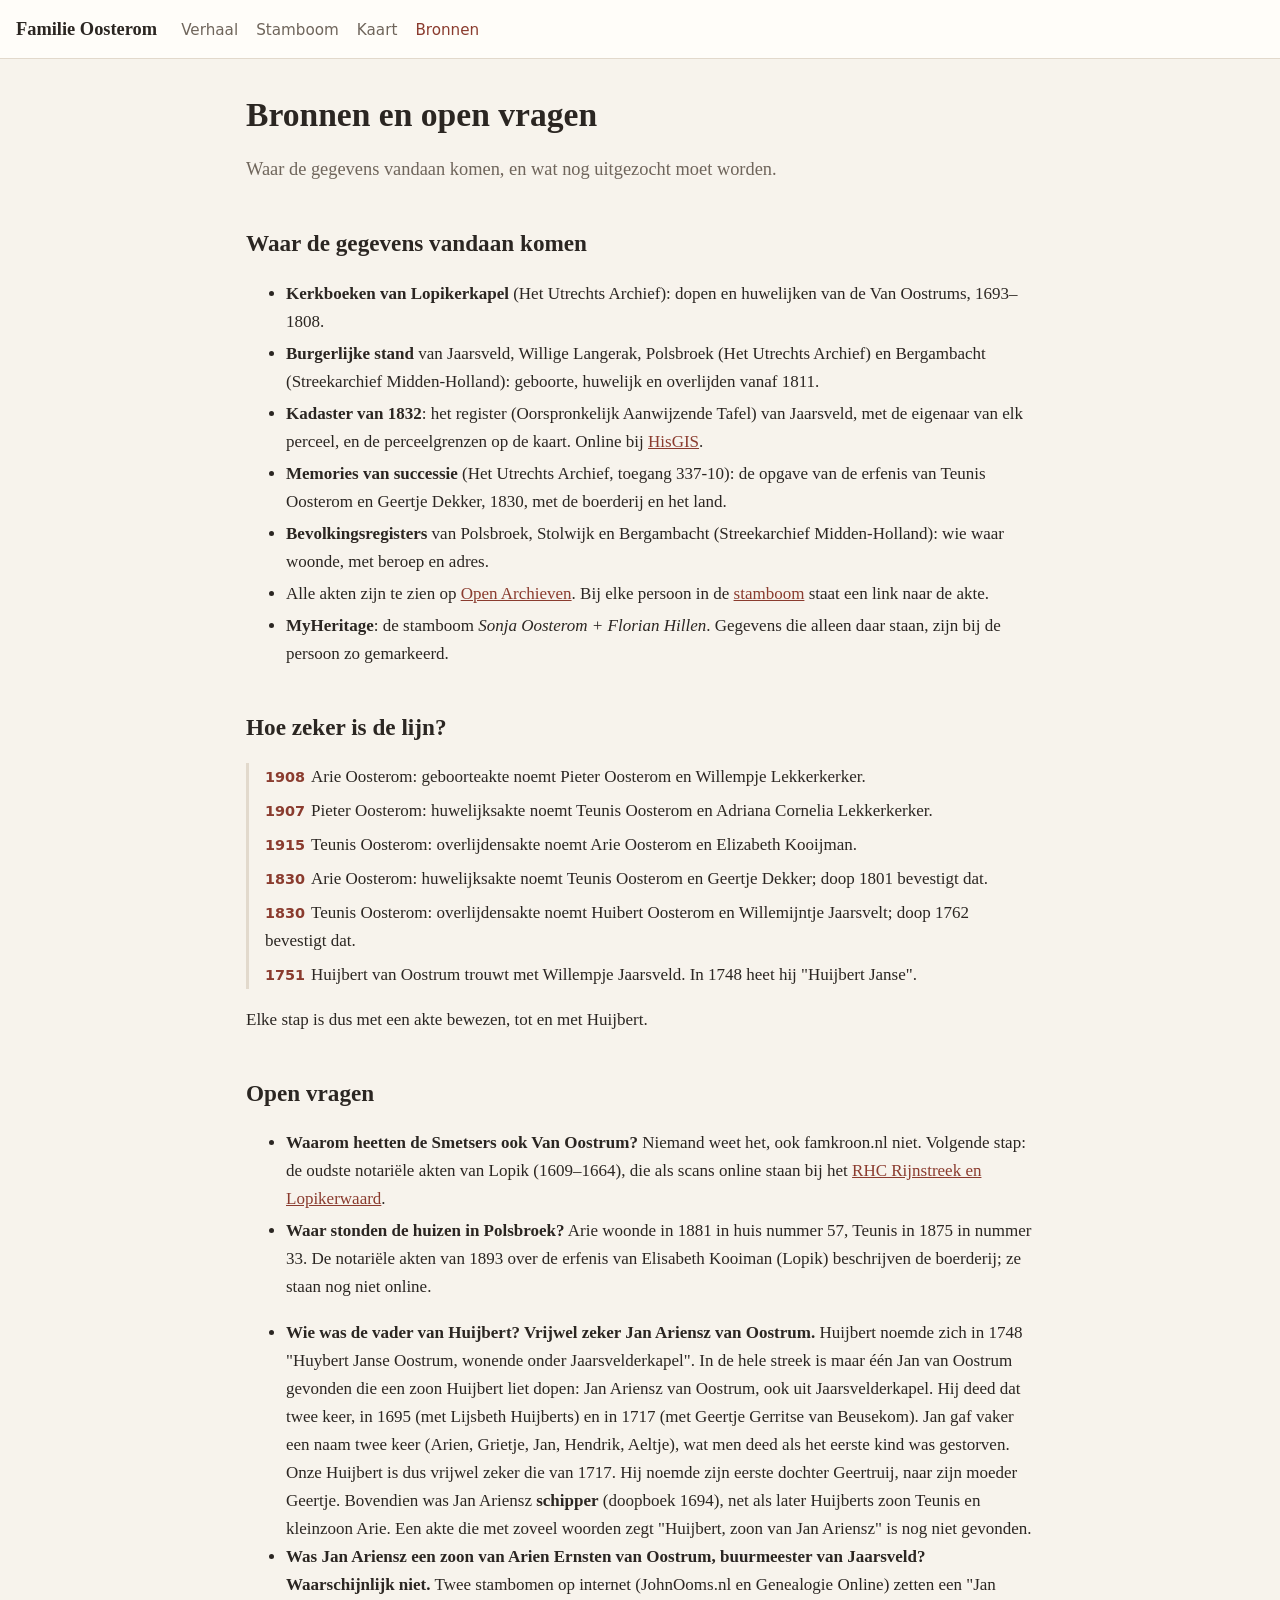
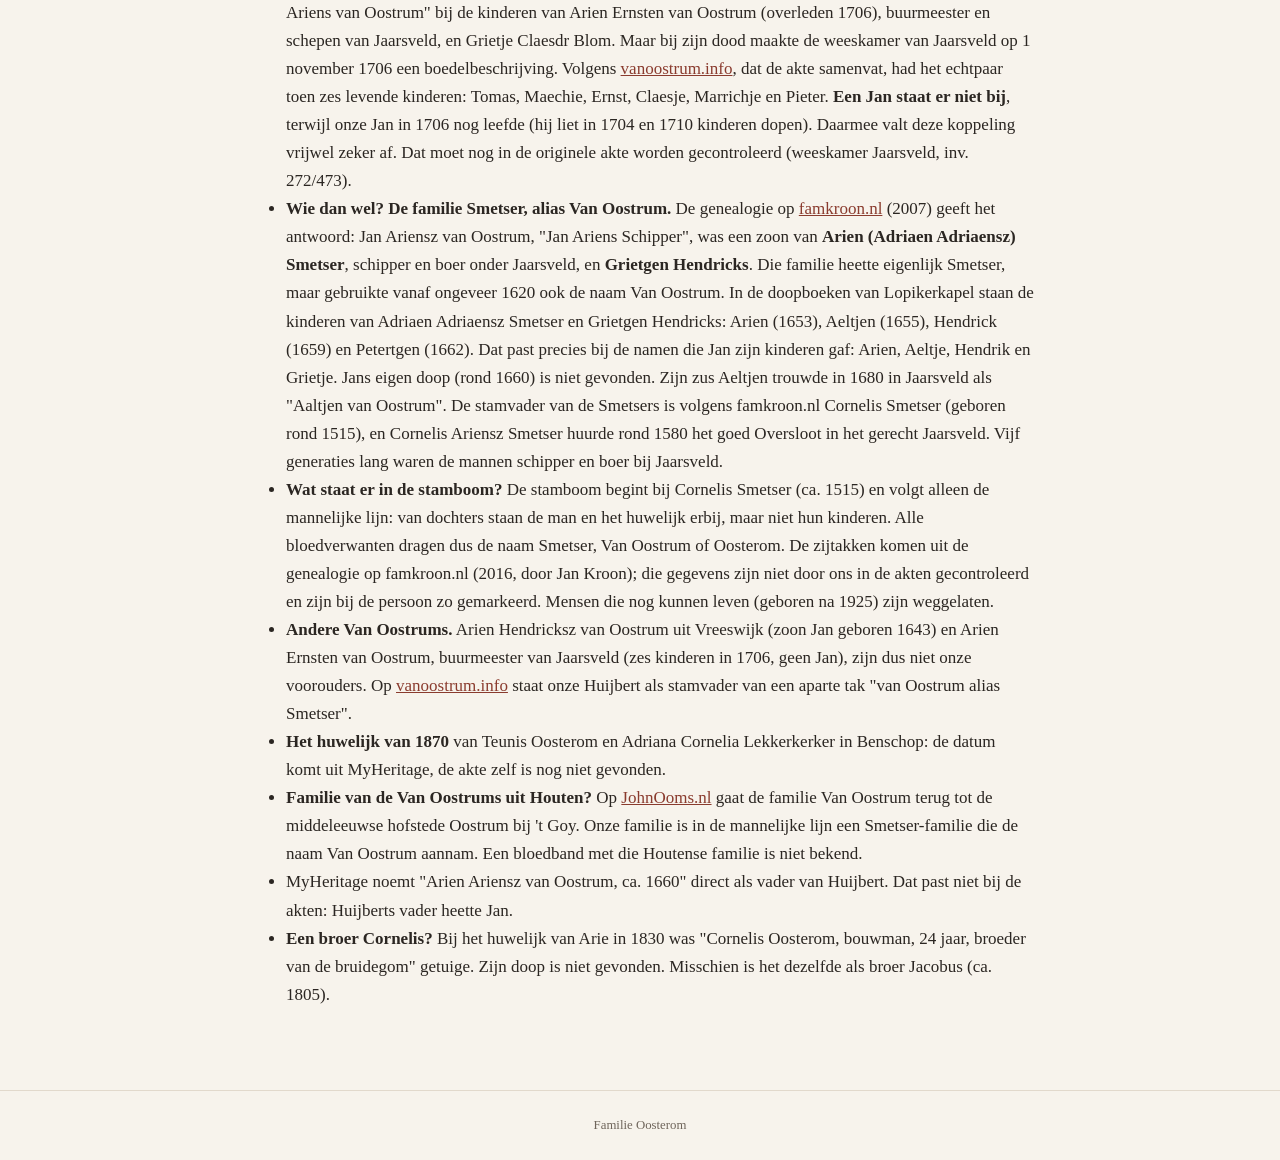
<file: bronnen.html>
<!doctype html>
<html lang="nl">
<head>
<meta charset="utf-8">
<meta name="viewport" content="width=device-width, initial-scale=1">
<title>Bronnen · Familie Oosterom</title>
<link rel="stylesheet" href="css/style.css">
</head>
<body>
<header class="site">
  <a class="brand" href="index.html">Familie Oosterom</a>
  <nav><a href="index.html">Verhaal</a><a href="stamboom.html">Stamboom</a><a href="kaart.html">Kaart</a><a class="active" href="bronnen.html">Bronnen</a></nav>
</header>
<main>
  <h1>Bronnen en open vragen</h1>
  <p class="lead">Waar de gegevens vandaan komen, en wat nog uitgezocht moet worden.</p>

  <h2>Waar de gegevens vandaan komen</h2>
  <ul class="sources">
    <li><b>Kerkboeken van Lopikerkapel</b> (Het Utrechts Archief): dopen en huwelijken van de Van Oostrums,
      1693–1808.</li>
    <li><b>Burgerlijke stand</b> van Jaarsveld, Willige Langerak, Polsbroek (Het Utrechts Archief) en Bergambacht
      (Streekarchief Midden-Holland): geboorte, huwelijk en overlijden vanaf 1811.</li>
    <li><b>Kadaster van 1832</b>: het register (Oorspronkelijk Aanwijzende Tafel) van Jaarsveld, met de eigenaar van
      elk perceel, en de perceelgrenzen op de kaart. Online bij <a href="https://hisgis.nl">HisGIS</a>.</li>
    <li><b>Memories van successie</b> (Het Utrechts Archief, toegang 337-10): de opgave van de erfenis van Teunis
      Oosterom en Geertje Dekker, 1830, met de boerderij en het land.</li>
    <li><b>Bevolkingsregisters</b> van Polsbroek, Stolwijk en Bergambacht (Streekarchief Midden-Holland): wie waar
      woonde, met beroep en adres.</li>
    <li>Alle akten zijn te zien op <a href="https://www.openarchieven.nl/">Open Archieven</a>. Bij elke persoon in de
      <a href="stamboom.html">stamboom</a> staat een link naar de akte.</li>
    <li><b>MyHeritage</b>: de stamboom <i>Sonja Oosterom + Florian Hillen</i>. Gegevens die alleen daar staan, zijn
      bij de persoon zo gemarkeerd.</li>
  </ul>

  <h2>Hoe zeker is de lijn?</h2>
  <div class="timeline">
    <div><b>1908</b>Arie Oosterom: geboorteakte noemt Pieter Oosterom en Willempje Lekkerkerker.</div>
    <div><b>1907</b>Pieter Oosterom: huwelijksakte noemt Teunis Oosterom en Adriana Cornelia Lekkerkerker.</div>
    <div><b>1915</b>Teunis Oosterom: overlijdensakte noemt Arie Oosterom en Elizabeth Kooijman.</div>
    <div><b>1830</b>Arie Oosterom: huwelijksakte noemt Teunis Oosterom en Geertje Dekker; doop 1801 bevestigt dat.</div>
    <div><b>1830</b>Teunis Oosterom: overlijdensakte noemt Huibert Oosterom en Willemijntje Jaarsvelt; doop 1762 bevestigt dat.</div>
    <div><b>1751</b>Huijbert van Oostrum trouwt met Willempje Jaarsveld. In 1748 heet hij "Huijbert Janse".</div>
  </div>
  <p>Elke stap is dus met een akte bewezen, tot en met Huijbert.</p>

  <h2>Open vragen</h2>
  <ul class="sources">
    <li><b>Waarom heetten de Smetsers ook Van Oostrum?</b> Niemand weet het, ook famkroon.nl niet. Volgende stap: de
      oudste notariële akten van Lopik (1609–1664), die als scans online staan bij het
      <a href="https://archief.rhcrijnstreek.nl/detail.php?nav_id=33-1&id=27277&index=0">RHC Rijnstreek en Lopikerwaard</a>.</li>
    <li><b>Waar stonden de huizen in Polsbroek?</b> Arie woonde in 1881 in huis nummer 57, Teunis in 1875 in nummer 33.
      De notariële akten van 1893 over de erfenis van Elisabeth Kooiman (Lopik) beschrijven de boerderij; ze staan nog
      niet online.</li>
  </ul>
  <ul>
    <li><b>Wie was de vader van Huijbert? Vrijwel zeker Jan Ariensz van Oostrum.</b> Huijbert noemde zich in 1748
      "Huybert Janse Oostrum, wonende onder Jaarsvelderkapel". In de hele streek is maar één Jan van Oostrum gevonden die
      een zoon Huijbert liet dopen: Jan Ariensz van Oostrum, ook uit Jaarsvelderkapel. Hij deed dat twee keer, in 1695
      (met Lijsbeth Huijberts) en in 1717 (met Geertje Gerritse van Beusekom). Jan gaf vaker een naam twee keer (Arien,
      Grietje, Jan, Hendrik, Aeltje), wat men deed als het eerste kind was gestorven. Onze Huijbert is dus vrijwel zeker
      die van 1717. Hij noemde zijn eerste dochter Geertruij, naar zijn moeder Geertje. Bovendien was Jan Ariensz
      <b>schipper</b> (doopboek 1694), net als later Huijberts zoon Teunis en kleinzoon Arie. Een akte die met zoveel
      woorden zegt "Huijbert, zoon van Jan Ariensz" is nog niet gevonden.</li>
    <li><b>Was Jan Ariensz een zoon van Arien Ernsten van Oostrum, buurmeester van Jaarsveld? Waarschijnlijk niet.</b>
      Twee stambomen op internet (JohnOoms.nl en Genealogie Online) zetten een "Jan Ariens van Oostrum" bij de kinderen
      van Arien Ernsten van Oostrum (overleden 1706), buurmeester en schepen van Jaarsveld, en Grietje Claesdr Blom. Maar
      bij zijn dood maakte de weeskamer van Jaarsveld op 1 november 1706 een boedelbeschrijving. Volgens
      <a href="https://www.vanoostrum.info/Person%20226.html">vanoostrum.info</a>, dat de akte samenvat, had het
      echtpaar toen zes levende kinderen: Tomas, Maechie, Ernst, Claesje, Marrichje en Pieter. <b>Een Jan staat er niet
      bij</b>, terwijl onze Jan in 1706 nog leefde (hij liet in 1704 en 1710 kinderen dopen). Daarmee valt deze
      koppeling vrijwel zeker af. Dat moet nog in de originele akte worden gecontroleerd (weeskamer Jaarsveld,
      inv. 272/473).</li>
    <li><b>Wie dan wel? De familie Smetser, alias Van Oostrum.</b> De genealogie op
      <a href="https://www.famkroon.nl/genealogie/stamboom/OOSTEROM.html">famkroon.nl</a> (2007) geeft het antwoord:
      Jan Ariensz van Oostrum, "Jan Ariens Schipper", was een zoon van <b>Arien (Adriaen Adriaensz) Smetser</b>, schipper
      en boer onder Jaarsveld, en <b>Grietgen Hendricks</b>. Die familie heette eigenlijk Smetser, maar gebruikte vanaf
      ongeveer 1620 ook de naam Van Oostrum. In de doopboeken van Lopikerkapel staan de kinderen van Adriaen Adriaensz
      Smetser en Grietgen Hendricks: Arien (1653), Aeltjen (1655), Hendrick (1659) en Petertgen (1662). Dat past precies
      bij de namen die Jan zijn kinderen gaf: Arien, Aeltje, Hendrik en Grietje. Jans eigen doop (rond 1660) is niet
      gevonden. Zijn zus Aeltjen trouwde in 1680 in Jaarsveld als "Aaltjen van Oostrum". De stamvader van de Smetsers is
      volgens famkroon.nl Cornelis Smetser (geboren rond 1515), en Cornelis Ariensz Smetser huurde rond 1580 het goed
      Oversloot in het gerecht Jaarsveld. Vijf generaties lang waren de mannen schipper en boer bij Jaarsveld.</li>
    <li><b>Wat staat er in de stamboom?</b> De stamboom begint bij Cornelis Smetser (ca. 1515) en volgt alleen de
      mannelijke lijn: van dochters staan de man en het huwelijk erbij, maar niet hun kinderen. Alle bloedverwanten
      dragen dus de naam Smetser, Van Oostrum of Oosterom. De zijtakken komen uit de genealogie op famkroon.nl (2016,
      door Jan Kroon); die gegevens zijn niet door ons in de akten gecontroleerd en zijn bij de persoon zo gemarkeerd.
      Mensen die nog kunnen leven (geboren na 1925) zijn weggelaten.</li>
    <li><b>Andere Van Oostrums.</b> Arien Hendricksz van Oostrum uit Vreeswijk (zoon Jan geboren 1643) en Arien
      Ernsten van Oostrum, buurmeester van Jaarsveld (zes kinderen in 1706, geen Jan), zijn dus niet onze voorouders.
      Op <a href="https://www.vanoostrum.info/">vanoostrum.info</a> staat onze Huijbert als stamvader van een aparte tak
      "van Oostrum alias Smetser".</li>
    <li><b>Het huwelijk van 1870</b> van Teunis Oosterom en Adriana Cornelia Lekkerkerker in Benschop: de datum komt
      uit MyHeritage, de akte zelf is nog niet gevonden.</li>
    <li><b>Familie van de Van Oostrums uit Houten?</b> Op <a href="https://johnooms.nl/genealogieen/van-oostrum/">JohnOoms.nl</a>
      gaat de familie Van Oostrum terug tot de middeleeuwse hofstede Oostrum bij 't Goy. Onze familie is in de mannelijke
      lijn een Smetser-familie die de naam Van Oostrum aannam. Een bloedband met die Houtense familie is niet bekend.</li>
    <li>MyHeritage noemt "Arien Ariensz van Oostrum, ca. 1660" direct als vader van Huijbert. Dat past niet bij de
      akten: Huijberts vader heette Jan.</li>
    <li><b>Een broer Cornelis?</b> Bij het huwelijk van Arie in 1830 was "Cornelis Oosterom, bouwman, 24 jaar, broeder
      van de bruidegom" getuige. Zijn doop is niet gevonden. Misschien is het dezelfde als broer Jacobus (ca. 1805).</li>
  </ul>
</main>
<footer>Familie Oosterom</footer>
</body>
</html>
</file>
<file: css/style.css>
:root {
  --bg: #f7f3ec;
  --paper: #fffdf9;
  --ink: #2b2622;
  --muted: #6f655b;
  --rule: #e2d9cc;
  --accent: #8a3b2e;
  --oosterom: #a0452f;
  --savrnoch: #3f7a4f;
  --fridlik: #2f5f8f;
  --ban: #b07a1e;
  --borbely: #6f4a8a;
  --shadow: 0 1px 3px rgba(60, 40, 20, .12);
}
@media (prefers-color-scheme: dark) {
  :root:not([data-theme="light"]) {
    --bg: #1d1a17; --paper: #262220; --ink: #efe7dc; --muted: #b3a797; --rule: #3d3631; --accent: #e08a74;
    --oosterom: #e0876e; --savrnoch: #7fc08f; --fridlik: #7fb0e0; --ban: #e0b35e; --borbely: #b797d0;
    --shadow: 0 1px 3px rgba(0, 0, 0, .4);
  }
}
* { box-sizing: border-box; }
html { -webkit-text-size-adjust: 100%; }
body {
  margin: 0; background: var(--bg); color: var(--ink);
  font: 17px/1.65 "Source Serif 4", Georgia, "Times New Roman", serif;
}
a { color: var(--accent); }
header.site {
  background: var(--paper); border-bottom: 1px solid var(--rule);
  padding: 14px 16px; display: flex; flex-wrap: wrap; gap: 8px 24px; align-items: baseline;
}
header.site .brand { font-weight: 700; font-size: 1.15rem; color: var(--ink); text-decoration: none; }
header.site nav { display: flex; gap: 18px; flex-wrap: wrap; font-family: system-ui, sans-serif; font-size: .95rem; }
header.site nav a { color: var(--muted); text-decoration: none; }
header.site nav a.active, header.site nav a:hover { color: var(--accent); }
main { max-width: 820px; margin: 0 auto; padding: 24px 16px 64px; }
main.wide { max-width: none; padding: 0; }
h1 { font-size: 2.1rem; line-height: 1.2; margin: 12px 0 8px; }
h2 { font-size: 1.45rem; margin: 40px 0 8px; }
h3 { font-size: 1.1rem; margin: 24px 0 4px; }
.lead { font-size: 1.15rem; color: var(--muted); }
.small { font-size: .88rem; color: var(--muted); }
.line-tag {
  display: inline-block; font: 600 .75rem/1 system-ui, sans-serif; letter-spacing: .04em; text-transform: uppercase;
  padding: 4px 8px; border-radius: 99px; color: #fff; margin-bottom: 6px;
}
.t-oosterom { background: var(--oosterom); } .t-savrnoch { background: var(--savrnoch); } .t-fridlik { background: var(--fridlik); }
.t-ban { background: var(--ban); } .t-borbely { background: var(--borbely); }
@media (prefers-color-scheme: dark) { :root:not([data-theme="light"]) .line-tag { color: #1d1a17; } }

.cards { display: grid; grid-template-columns: repeat(auto-fit, minmax(230px, 1fr)); gap: 14px; margin: 20px 0; }
.card {
  background: var(--paper); border: 1px solid var(--rule); border-radius: 10px; padding: 14px 16px; box-shadow: var(--shadow);
  text-decoration: none; color: inherit; display: block;
}
.card h3 { margin: 0 0 4px; }
.card p { margin: 0; font-size: .95rem; color: var(--muted); }

figure.photo { float: right; width: 220px; margin: 4px 0 12px 20px; }
figure.photo.left { float: left; margin: 4px 20px 12px 0; }
figure.photo img { width: 100%; border-radius: 6px; display: block; }
figure.photo figcaption { font-size: .78rem; color: var(--muted); line-height: 1.35; margin-top: 4px; }
details.minimap { margin: 14px 0; border: 1px solid var(--rule); border-radius: 8px; overflow: hidden; }
details.minimap summary { cursor: pointer; padding: 8px 12px; font-size: .85rem; color: var(--muted); }
details.minimap[open] summary { border-bottom: 1px solid var(--rule); }
details.minimap .map { height: 180px; }
details.minimap .map-note { margin: 4px 12px 8px; font-size: .78rem; color: var(--muted); }
section.story { overflow: hidden; }
@media (max-width: 560px) { figure.photo, figure.photo.left { float: none; width: 100%; max-width: 320px; margin: 8px 0 14px; } }

.timeline { border-left: 3px solid var(--rule); margin: 16px 0; padding-left: 16px; }
.timeline div { margin: 6px 0; }
.timeline b { font-family: system-ui, sans-serif; font-size: .9rem; color: var(--accent); margin-right: 6px; }

figure.photo.namechange { background: var(--paper); border: 1px solid var(--rule); border-radius: 8px; padding: 10px 12px 2px; }
figure.photo.namechange .timeline { border-left-color: var(--oosterom); margin: 2px 0; padding-left: 12px; }
figure.photo.namechange .timeline div { margin: 7px 0; font-size: .78rem; line-height: 1.3; }
figure.photo.namechange .timeline b { font-size: .78rem; margin-right: 0; }

.note {
  background: var(--paper); border-left: 4px solid var(--accent); padding: 10px 14px; border-radius: 4px; margin: 16px 0;
  font-size: .95rem;
}
ul.sources li { margin: 4px 0; }
footer { text-align: center; color: var(--muted); font-size: .8rem; padding: 24px 16px; border-top: 1px solid var(--rule); }

/* Tree page */
.tree-wrap { display: flex; height: calc(100vh - 58px); min-height: 480px; }
#tree { flex: 1; position: relative; overflow: hidden; background: var(--bg); }
#tree svg { width: 100%; height: 100%; display: block; cursor: grab; }
#panel {
  width: 380px; max-width: 100%; background: var(--paper); border-left: 1px solid var(--rule); overflow-y: auto; padding: 16px;
}
@media (max-width: 800px) {
  .tree-wrap { flex-direction: column; height: auto; }
  #tree { flex: none; height: 62vh; }
  #panel { width: 100%; border-left: 0; border-top: 1px solid var(--rule); }
}
.couple rect { fill: var(--paper); stroke: var(--rule); stroke-width: 1.2; }
.couple.selected rect { stroke: var(--accent); stroke-width: 2.5; }
.couple .bar { stroke: none; }
.couple text { fill: var(--ink); font: 13px system-ui, sans-serif; }
.couple text.years { fill: var(--muted); font-size: 11.5px; }
.couple text.amp { fill: var(--muted); font-size: 11px; }
.couple.unknown rect { stroke-dasharray: 4 3; fill: none; }
.couple.unknown text { fill: var(--muted); font-style: italic; }
.link { fill: none; stroke: var(--muted); stroke-opacity: .5; stroke-width: 1.4; }
.tree-help {
  position: absolute; left: 12px; bottom: 10px; font: 12px system-ui, sans-serif; color: var(--muted);
  background: var(--paper); padding: 4px 8px; border-radius: 6px; border: 1px solid var(--rule);
}
.zoom-btns { position: absolute; right: 12px; top: 12px; display: flex; flex-direction: column; gap: 6px; }
.zoom-btns button {
  width: 34px; height: 34px; border-radius: 8px; border: 1px solid var(--rule); background: var(--paper); color: var(--ink);
  font-size: 18px; cursor: pointer;
}
#panel h2 { margin: 0 0 4px; font-size: 1.25rem; }
#panel .person { border-top: 1px solid var(--rule); padding-top: 10px; margin-top: 12px; }
#panel .person h3 { margin: 0; }
#panel .dates { font: .88rem system-ui, sans-serif; color: var(--muted); }
#panel p { font-size: .95rem; margin: 6px 0; }
#panel ul { padding-left: 18px; margin: 6px 0; font-size: .93rem; }
#panel .src { font-size: .8rem; }
#panel .src a { margin-right: 8px; }

/* Map page */
#map { height: calc(100vh - 58px); min-height: 420px; }
.legend { background: var(--paper); color: var(--ink); padding: 8px 10px; border-radius: 8px; font: 13px system-ui, sans-serif; box-shadow: var(--shadow); }
.legend div { display: flex; align-items: center; gap: 6px; margin: 2px 0; }
.legend span.sw { width: 14px; height: 4px; border-radius: 2px; display: inline-block; }

/* Wide picture and scan excerpts */
figure.wide { margin: 20px 0; }
figure.wide img { width: 100%; border-radius: 6px; display: block; }
figure.wide figcaption, figure.scan figcaption { font-size: .8rem; color: var(--muted); line-height: 1.4; margin-top: 6px; }
figure.scan { clear: both; margin: 18px 0; padding: 10px; background: var(--paper); border: 1px solid var(--rule); border-radius: 8px; }
figure.scan img { width: auto; max-width: min(100%, 760px); display: block; border-radius: 4px; }
figure.scan figcaption { font-style: italic; }
</file>
